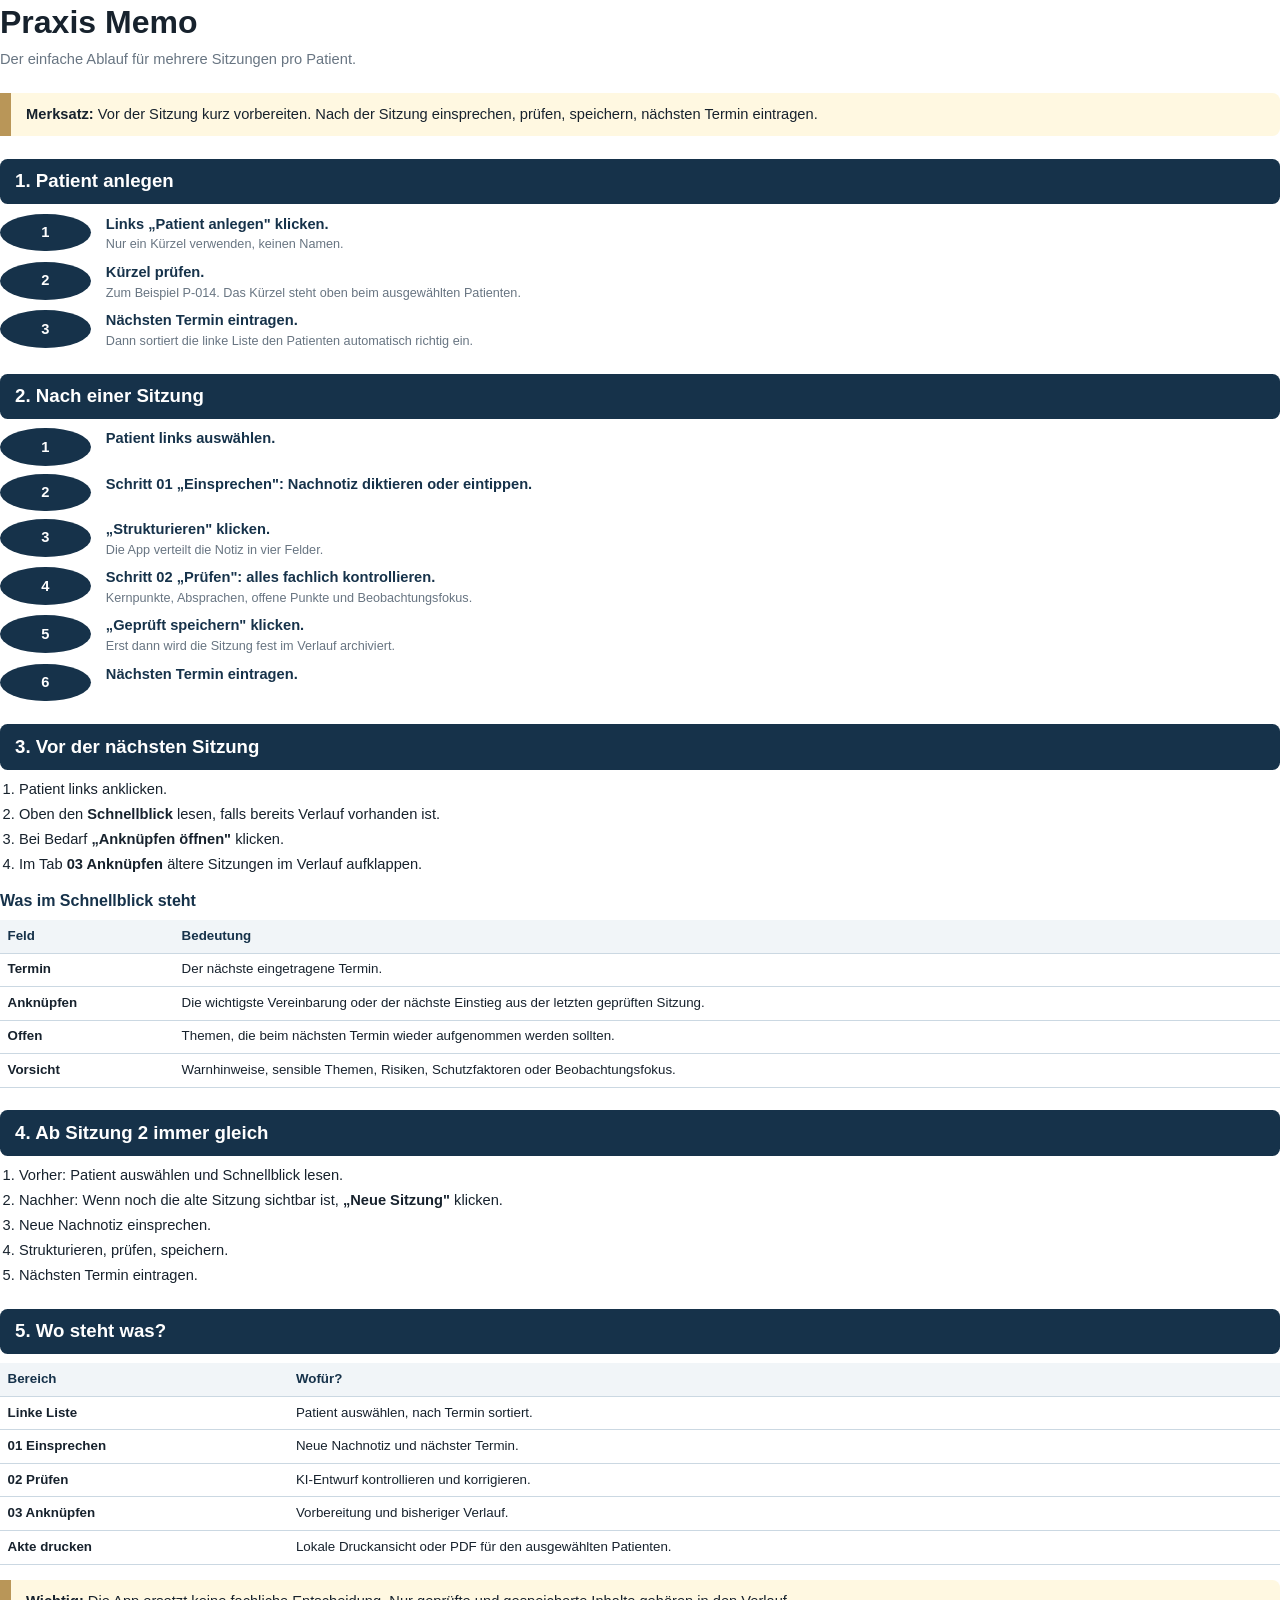
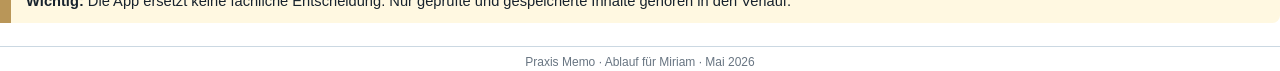
<file: docs/anleitung-miriam.html>
<!doctype html>
<html lang="de">
<head>
<meta charset="utf-8">
<title>Praxis Memo — Ablauf für Miriam</title>
<style>
  @page { size: A4; margin: 14mm; }
  * { box-sizing: border-box; }
  html, body { font-family: -apple-system, "Helvetica Neue", Helvetica, Arial, sans-serif; color: #17222d; line-height: 1.42; font-size: 11pt; margin: 0; padding: 0; }
  h1 { font-size: 24pt; margin: 0 0 1mm 0; }
  .sub { color: #687582; margin: 0 0 6mm 0; }
  h2 { font-size: 14pt; margin: 6mm 0 2.5mm; padding: 2.5mm 4mm; background: #16324a; color: white; border-radius: 2mm; page-break-after: avoid; }
  h3 { font-size: 12pt; margin: 4mm 0 1.5mm; color: #16324a; page-break-after: avoid; }
  p { margin: 0 0 2mm; }
  ol, ul { margin: 0 0 2mm 5mm; padding: 0; }
  li { margin-bottom: 1.1mm; }
  table { width: 100%; border-collapse: collapse; margin: 2mm 0 4mm; font-size: 10pt; }
  th, td { border-bottom: 0.4pt solid #cbd8e2; padding: 1.8mm 2mm; text-align: left; vertical-align: top; }
  th { background: #f1f5f8; color: #16324a; }
  .callout { background: #fff8e1; border-left: 3mm solid #b99658; padding: 3mm 4mm; margin: 3mm 0; border-radius: 0 2mm 2mm 0; }
  .grid { display: grid; grid-template-columns: 24mm 1fr; gap: 2mm 4mm; margin: 2mm 0; }
  .num { display: grid; height: 10mm; place-items: center; border-radius: 50%; background: #16324a; color: #fff; font-weight: 700; }
  .what b { color: #16324a; }
  .hint { display: block; color: #687582; font-size: 9.5pt; margin-top: 0.5mm; }
  footer { margin-top: 6mm; padding-top: 2mm; border-top: 0.4pt solid #cbd8e2; color: #687582; font-size: 9pt; text-align: center; }
</style>
</head>
<body>

<h1>Praxis Memo</h1>
<p class="sub">Der einfache Ablauf für mehrere Sitzungen pro Patient.</p>

<div class="callout">
  <b>Merksatz:</b> Vor der Sitzung kurz vorbereiten. Nach der Sitzung einsprechen, prüfen, speichern, nächsten Termin eintragen.
</div>

<h2>1. Patient anlegen</h2>
<div class="grid">
  <div class="num">1</div>
  <div class="what"><b>Links „Patient anlegen" klicken.</b><span class="hint">Nur ein Kürzel verwenden, keinen Namen.</span></div>
  <div class="num">2</div>
  <div class="what"><b>Kürzel prüfen.</b><span class="hint">Zum Beispiel P-014. Das Kürzel steht oben beim ausgewählten Patienten.</span></div>
  <div class="num">3</div>
  <div class="what"><b>Nächsten Termin eintragen.</b><span class="hint">Dann sortiert die linke Liste den Patienten automatisch richtig ein.</span></div>
</div>

<h2>2. Nach einer Sitzung</h2>
<div class="grid">
  <div class="num">1</div>
  <div class="what"><b>Patient links auswählen.</b></div>
  <div class="num">2</div>
  <div class="what"><b>Schritt 01 „Einsprechen": Nachnotiz diktieren oder eintippen.</b></div>
  <div class="num">3</div>
  <div class="what"><b>„Strukturieren" klicken.</b><span class="hint">Die App verteilt die Notiz in vier Felder.</span></div>
  <div class="num">4</div>
  <div class="what"><b>Schritt 02 „Prüfen": alles fachlich kontrollieren.</b><span class="hint">Kernpunkte, Absprachen, offene Punkte und Beobachtungsfokus.</span></div>
  <div class="num">5</div>
  <div class="what"><b>„Geprüft speichern" klicken.</b><span class="hint">Erst dann wird die Sitzung fest im Verlauf archiviert.</span></div>
  <div class="num">6</div>
  <div class="what"><b>Nächsten Termin eintragen.</b></div>
</div>

<h2>3. Vor der nächsten Sitzung</h2>
<ol>
  <li>Patient links anklicken.</li>
  <li>Oben den <b>Schnellblick</b> lesen, falls bereits Verlauf vorhanden ist.</li>
  <li>Bei Bedarf <b>„Anknüpfen öffnen"</b> klicken.</li>
  <li>Im Tab <b>03 Anknüpfen</b> ältere Sitzungen im Verlauf aufklappen.</li>
</ol>

<h3>Was im Schnellblick steht</h3>
<table>
  <tr><th>Feld</th><th>Bedeutung</th></tr>
  <tr><td><b>Termin</b></td><td>Der nächste eingetragene Termin.</td></tr>
  <tr><td><b>Anknüpfen</b></td><td>Die wichtigste Vereinbarung oder der nächste Einstieg aus der letzten geprüften Sitzung.</td></tr>
  <tr><td><b>Offen</b></td><td>Themen, die beim nächsten Termin wieder aufgenommen werden sollten.</td></tr>
  <tr><td><b>Vorsicht</b></td><td>Warnhinweise, sensible Themen, Risiken, Schutzfaktoren oder Beobachtungsfokus.</td></tr>
</table>

<h2>4. Ab Sitzung 2 immer gleich</h2>
<ol>
  <li>Vorher: Patient auswählen und Schnellblick lesen.</li>
  <li>Nachher: Wenn noch die alte Sitzung sichtbar ist, <b>„Neue Sitzung"</b> klicken.</li>
  <li>Neue Nachnotiz einsprechen.</li>
  <li>Strukturieren, prüfen, speichern.</li>
  <li>Nächsten Termin eintragen.</li>
</ol>

<h2>5. Wo steht was?</h2>
<table>
  <tr><th>Bereich</th><th>Wofür?</th></tr>
  <tr><td><b>Linke Liste</b></td><td>Patient auswählen, nach Termin sortiert.</td></tr>
  <tr><td><b>01 Einsprechen</b></td><td>Neue Nachnotiz und nächster Termin.</td></tr>
  <tr><td><b>02 Prüfen</b></td><td>KI-Entwurf kontrollieren und korrigieren.</td></tr>
  <tr><td><b>03 Anknüpfen</b></td><td>Vorbereitung und bisheriger Verlauf.</td></tr>
  <tr><td><b>Akte drucken</b></td><td>Lokale Druckansicht oder PDF für den ausgewählten Patienten.</td></tr>
</table>

<div class="callout">
  <b>Wichtig:</b> Die App ersetzt keine fachliche Entscheidung. Nur geprüfte und gespeicherte Inhalte gehören in den Verlauf.
</div>

<footer>Praxis Memo · Ablauf für Miriam · Mai 2026</footer>

</body>
</html>
</file>
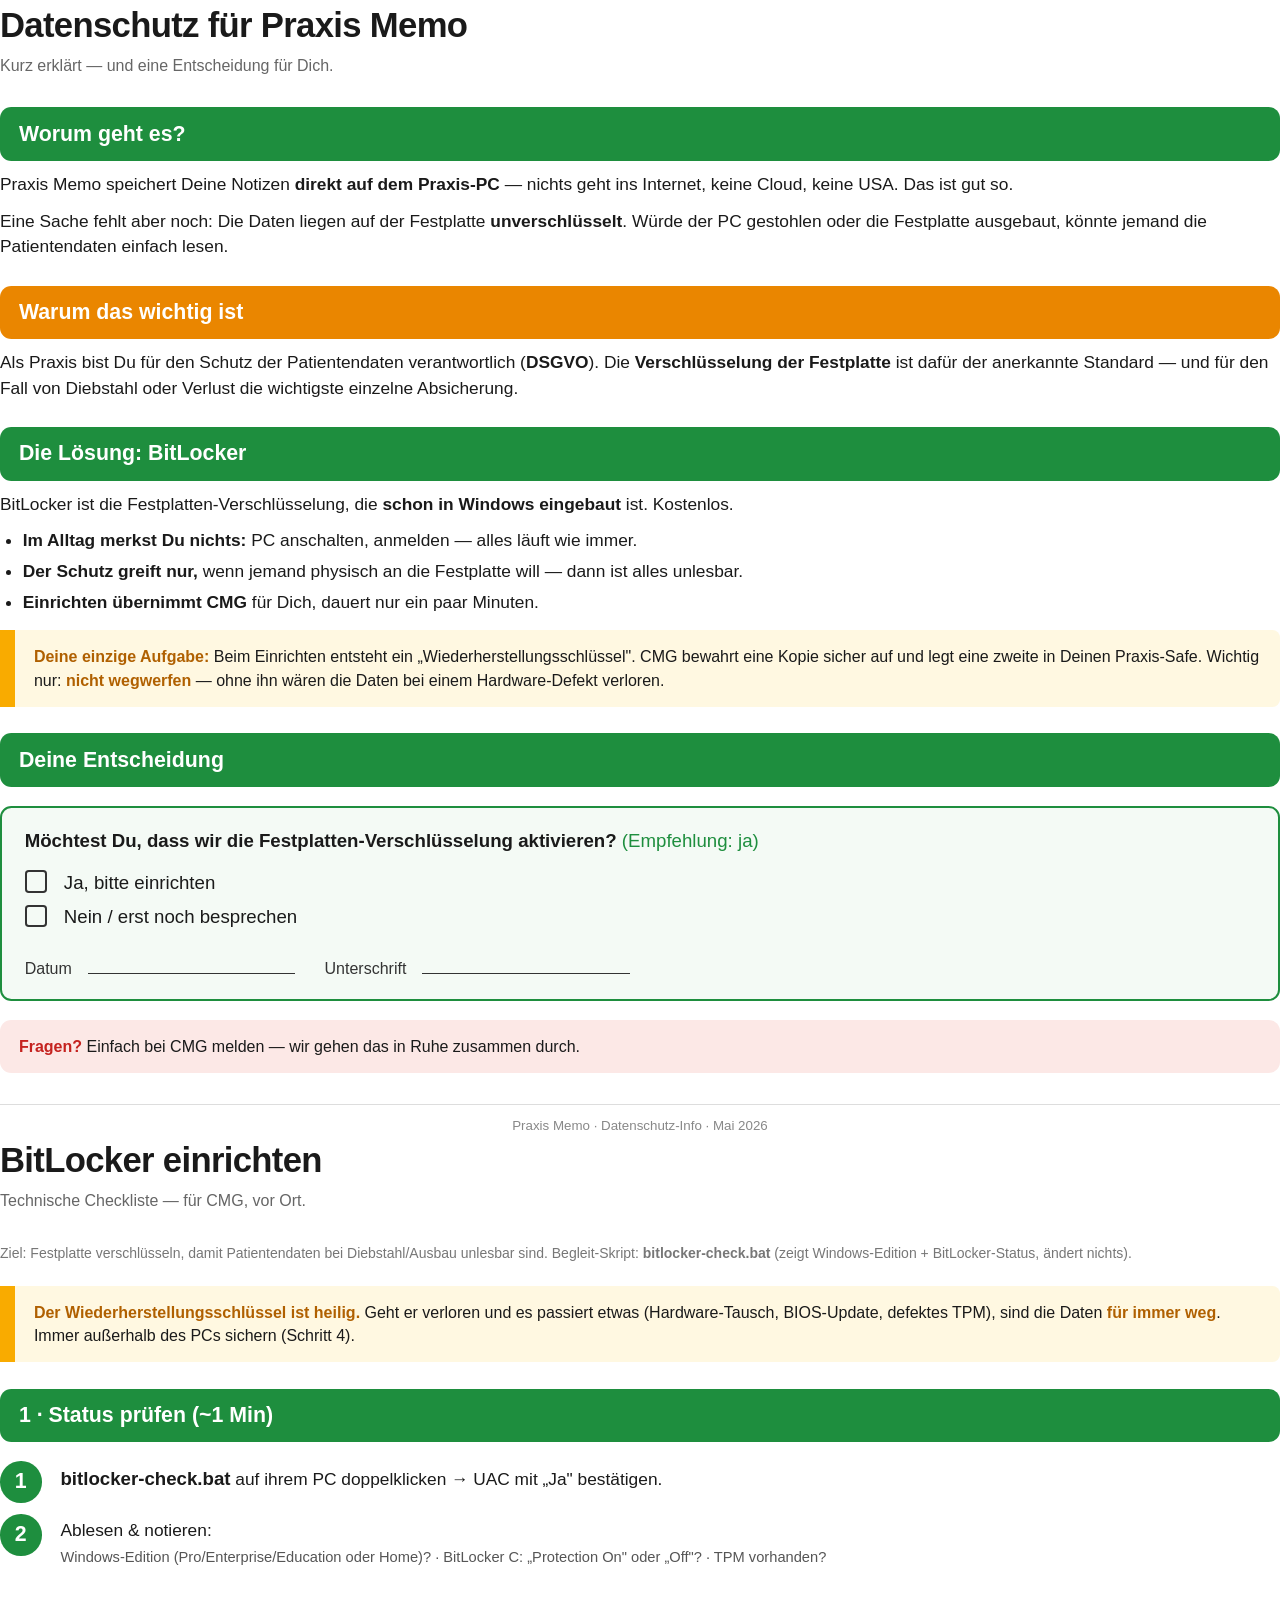
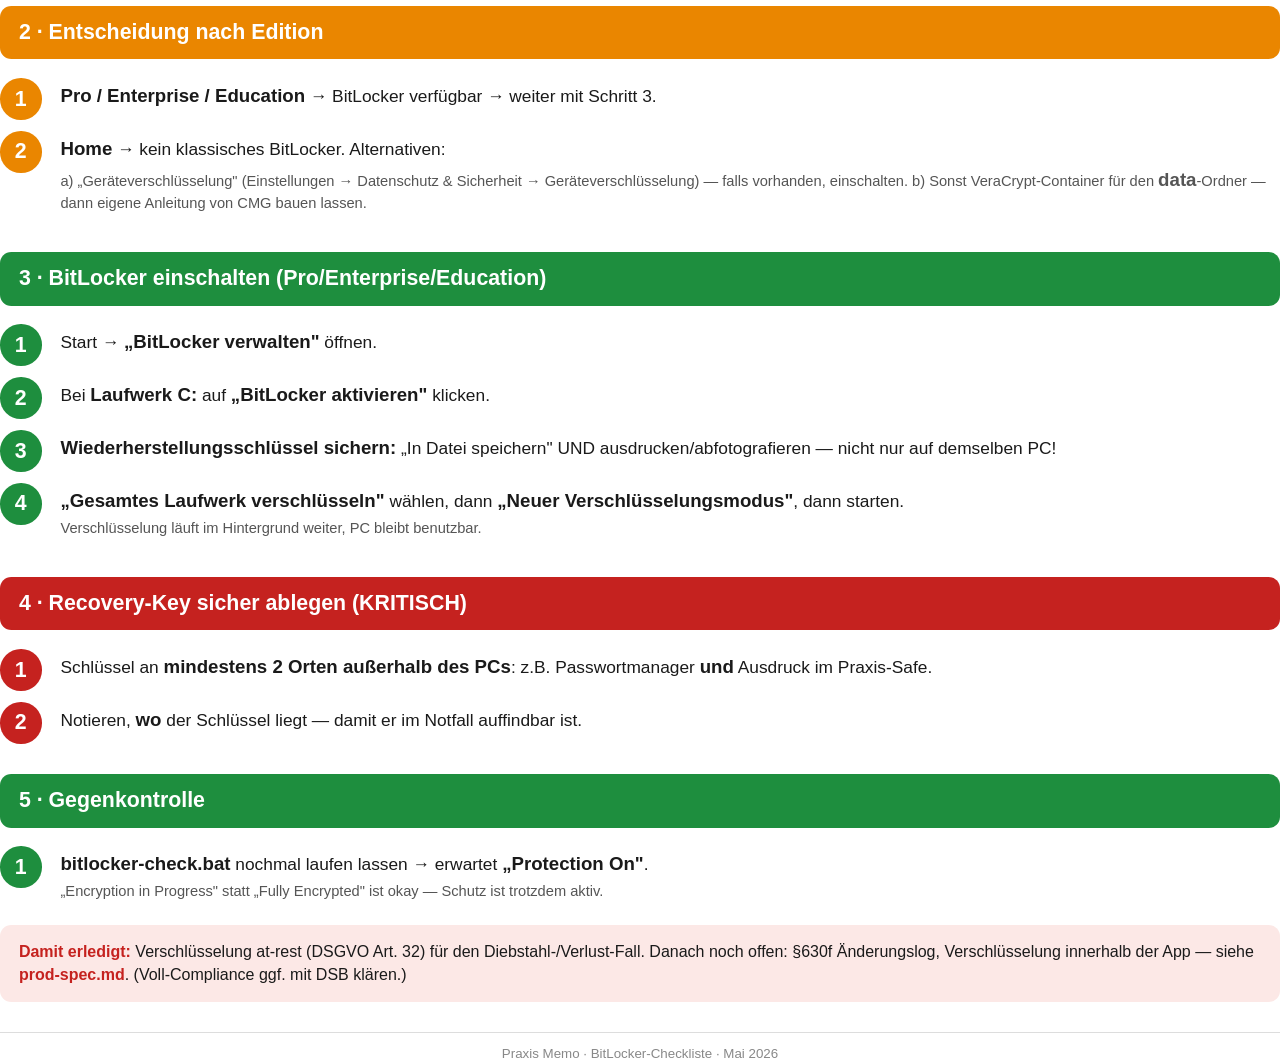
<file: docs/bitlocker-datenschutz.html>
<!doctype html>
<html lang="de">
<head>
<meta charset="utf-8">
<title>Praxis Memo — Datenschutz & BitLocker</title>
<style>
  @page { size: A4; margin: 16mm 16mm 16mm 16mm; }
  * { box-sizing: border-box; }
  html, body { font-family: -apple-system, "Helvetica Neue", Helvetica, Arial, sans-serif; color: #1a1a1a; line-height: 1.45; font-size: 13pt; margin: 0; padding: 0; }
  h1 { font-size: 26pt; margin: 0 0 1mm 0; letter-spacing: -0.5pt; }
  .sub { font-size: 12pt; color: #666; margin: 0 0 8mm 0; }
  h2 { font-size: 16pt; margin: 7mm 0 3mm 0; padding: 3mm 5mm; background: #1a73e8; color: #fff; border-radius: 3mm; page-break-after: avoid; }
  h2.green { background: #1e8e3e; }
  h2.orange { background: #ea8600; }
  h2.red { background: #c5221f; }
  p { margin: 0 0 3mm 0; }
  ul.plain { margin: 0 0 3mm 0; padding-left: 6mm; }
  ul.plain li { margin: 0 0 1.5mm 0; }
  ol.steps { list-style: none; counter-reset: s; padding: 0; margin: 0; }
  ol.steps li { counter-increment: s; position: relative; padding: 3mm 0 3mm 16mm; margin: 0; min-height: 14mm; }
  ol.steps li::before { content: counter(s); position: absolute; left: 0; top: 2mm; width: 11mm; height: 11mm; border-radius: 50%; background: #1a73e8; color: #fff; font-weight: 700; font-size: 16pt; display: flex; align-items: center; justify-content: center; }
  h2.green + ol.steps li::before { background: #1e8e3e; }
  h2.orange + ol.steps li::before { background: #ea8600; }
  h2.red + ol.steps li::before { background: #c5221f; }
  ol.steps li b { font-size: 14pt; }
  ol.steps li .hint { display: block; font-size: 11pt; color: #555; margin-top: 1mm; }
  .callout { background: #fff8e1; border-left: 4mm solid #f9ab00; padding: 4mm 5mm; margin: 4mm 0; border-radius: 0 2mm 2mm 0; font-size: 12pt; }
  .callout b { color: #b06000; }
  .help { background: #fce8e6; border-radius: 3mm; padding: 4mm 5mm; margin-top: 3mm; font-size: 12pt; }
  .help b { color: #c5221f; }
  .decision { border: 2px solid #1e8e3e; border-radius: 3mm; padding: 5mm 6mm; margin: 5mm 0; background: #f4faf5; }
  .decision .q { font-size: 14pt; font-weight: 700; margin-bottom: 4mm; }
  .opt { font-size: 14pt; margin: 2mm 0; }
  .box { display: inline-block; width: 6mm; height: 6mm; border: 1.5pt solid #333; border-radius: 1mm; margin-right: 3mm; vertical-align: -1mm; }
  .sign { margin-top: 7mm; font-size: 12pt; color: #333; }
  .sign .line { display: inline-block; border-bottom: 1pt solid #333; min-width: 55mm; margin: 0 3mm; }
  footer { margin-top: 8mm; padding-top: 3mm; border-top: 1px solid #ddd; font-size: 10pt; color: #888; text-align: center; }
  .page-break { page-break-before: always; }
  .for-cmg-note { font-size: 10.5pt; color: #777; margin: 1mm 0 6mm 0; }
</style>
</head>
<body>

<!-- ====================== TEIL 1: FÜR MIRIAM ====================== -->
<h1>Datenschutz für Praxis Memo</h1>
<p class="sub">Kurz erklärt — und eine Entscheidung für Dich.</p>

<h2 class="green">Worum geht es?</h2>
<p>Praxis Memo speichert Deine Notizen <b>direkt auf dem Praxis-PC</b> — nichts geht ins Internet, keine Cloud, keine USA. Das ist gut so.</p>
<p>Eine Sache fehlt aber noch: Die Daten liegen auf der Festplatte <b>unverschlüsselt</b>. Würde der PC gestohlen oder die Festplatte ausgebaut, könnte jemand die Patientendaten einfach lesen.</p>

<h2 class="orange">Warum das wichtig ist</h2>
<p>Als Praxis bist Du für den Schutz der Patientendaten verantwortlich (<b>DSGVO</b>). Die <b>Verschlüsselung der Festplatte</b> ist dafür der anerkannte Standard — und für den Fall von Diebstahl oder Verlust die wichtigste einzelne Absicherung.</p>

<h2 class="green">Die Lösung: BitLocker</h2>
<p>BitLocker ist die Festplatten-Verschlüsselung, die <b>schon in Windows eingebaut</b> ist. Kostenlos.</p>
<ul class="plain">
  <li><b>Im Alltag merkst Du nichts:</b> PC anschalten, anmelden — alles läuft wie immer.</li>
  <li><b>Der Schutz greift nur,</b> wenn jemand physisch an die Festplatte will — dann ist alles unlesbar.</li>
  <li><b>Einrichten übernimmt CMG</b> für Dich, dauert nur ein paar Minuten.</li>
</ul>

<div class="callout">
  <b>Deine einzige Aufgabe:</b> Beim Einrichten entsteht ein „Wiederherstellungsschlüssel". CMG bewahrt eine Kopie sicher auf und legt eine zweite in Deinen Praxis-Safe. Wichtig nur: <b>nicht wegwerfen</b> — ohne ihn wären die Daten bei einem Hardware-Defekt verloren.
</div>

<h2 class="green">Deine Entscheidung</h2>
<div class="decision">
  <div class="q">Möchtest Du, dass wir die Festplatten-Verschlüsselung aktivieren? <span style="font-weight:400;color:#1e8e3e;">(Empfehlung: ja)</span></div>
  <div class="opt"><span class="box"></span> Ja, bitte einrichten</div>
  <div class="opt"><span class="box"></span> Nein / erst noch besprechen</div>
  <div class="sign">
    Datum <span class="line"></span> &nbsp;&nbsp; Unterschrift <span class="line"></span>
  </div>
</div>

<div class="help">
  <b>Fragen?</b> Einfach bei CMG melden — wir gehen das in Ruhe zusammen durch.
</div>

<footer>Praxis Memo · Datenschutz-Info · Mai 2026</footer>

<!-- ====================== TEIL 2: FÜR CMG ====================== -->
<div class="page-break"></div>
<h1>BitLocker einrichten</h1>
<p class="sub">Technische Checkliste — für CMG, vor Ort.</p>
<p class="for-cmg-note">Ziel: Festplatte verschlüsseln, damit Patientendaten bei Diebstahl/Ausbau unlesbar sind. Begleit-Skript: <b>bitlocker-check.bat</b> (zeigt Windows-Edition + BitLocker-Status, ändert nichts).</p>

<div class="callout">
  <b>Der Wiederherstellungsschlüssel ist heilig.</b> Geht er verloren und es passiert etwas (Hardware-Tausch, BIOS-Update, defektes TPM), sind die Daten <b>für immer weg</b>. Immer außerhalb des PCs sichern (Schritt 4).
</div>

<h2 class="green">1 · Status prüfen (~1 Min)</h2>
<ol class="steps">
  <li><b>bitlocker-check.bat</b> auf ihrem PC doppelklicken → UAC mit „Ja" bestätigen.</li>
  <li>Ablesen &amp; notieren:
    <span class="hint">Windows-Edition (Pro/Enterprise/Education oder Home)? · BitLocker C: „Protection On" oder „Off"? · TPM vorhanden?</span></li>
</ol>

<h2 class="orange">2 · Entscheidung nach Edition</h2>
<ol class="steps">
  <li><b>Pro / Enterprise / Education</b> → BitLocker verfügbar → weiter mit Schritt 3.</li>
  <li><b>Home</b> → kein klassisches BitLocker. Alternativen:
    <span class="hint">a) „Geräteverschlüsselung" (Einstellungen → Datenschutz &amp; Sicherheit → Geräteverschlüsselung) — falls vorhanden, einschalten. b) Sonst VeraCrypt-Container für den <b>data</b>-Ordner — dann eigene Anleitung von CMG bauen lassen.</span></li>
</ol>

<h2 class="green">3 · BitLocker einschalten (Pro/Enterprise/Education)</h2>
<ol class="steps">
  <li>Start → <b>„BitLocker verwalten"</b> öffnen.</li>
  <li>Bei <b>Laufwerk C:</b> auf <b>„BitLocker aktivieren"</b> klicken.</li>
  <li><b>Wiederherstellungsschlüssel sichern:</b> „In Datei speichern" UND ausdrucken/abfotografieren — nicht nur auf demselben PC!</li>
  <li><b>„Gesamtes Laufwerk verschlüsseln"</b> wählen, dann <b>„Neuer Verschlüsselungsmodus"</b>, dann starten.
    <span class="hint">Verschlüsselung läuft im Hintergrund weiter, PC bleibt benutzbar.</span></li>
</ol>

<h2 class="red">4 · Recovery-Key sicher ablegen (KRITISCH)</h2>
<ol class="steps">
  <li>Schlüssel an <b>mindestens 2 Orten außerhalb des PCs</b>: z.B. Passwortmanager <b>und</b> Ausdruck im Praxis-Safe.</li>
  <li>Notieren, <b>wo</b> der Schlüssel liegt — damit er im Notfall auffindbar ist.</li>
</ol>

<h2 class="green">5 · Gegenkontrolle</h2>
<ol class="steps">
  <li><b>bitlocker-check.bat</b> nochmal laufen lassen → erwartet <b>„Protection On"</b>.
    <span class="hint">„Encryption in Progress" statt „Fully Encrypted" ist okay — Schutz ist trotzdem aktiv.</span></li>
</ol>

<div class="help">
  <b>Damit erledigt:</b> Verschlüsselung at-rest (DSGVO Art. 32) für den Diebstahl-/Verlust-Fall. Danach noch offen: §630f Änderungslog, Verschlüsselung innerhalb der App — siehe <b>prod-spec.md</b>. (Voll-Compliance ggf. mit DSB klären.)
</div>

<footer>Praxis Memo · BitLocker-Checkliste · Mai 2026</footer>

</body>
</html>
</file>
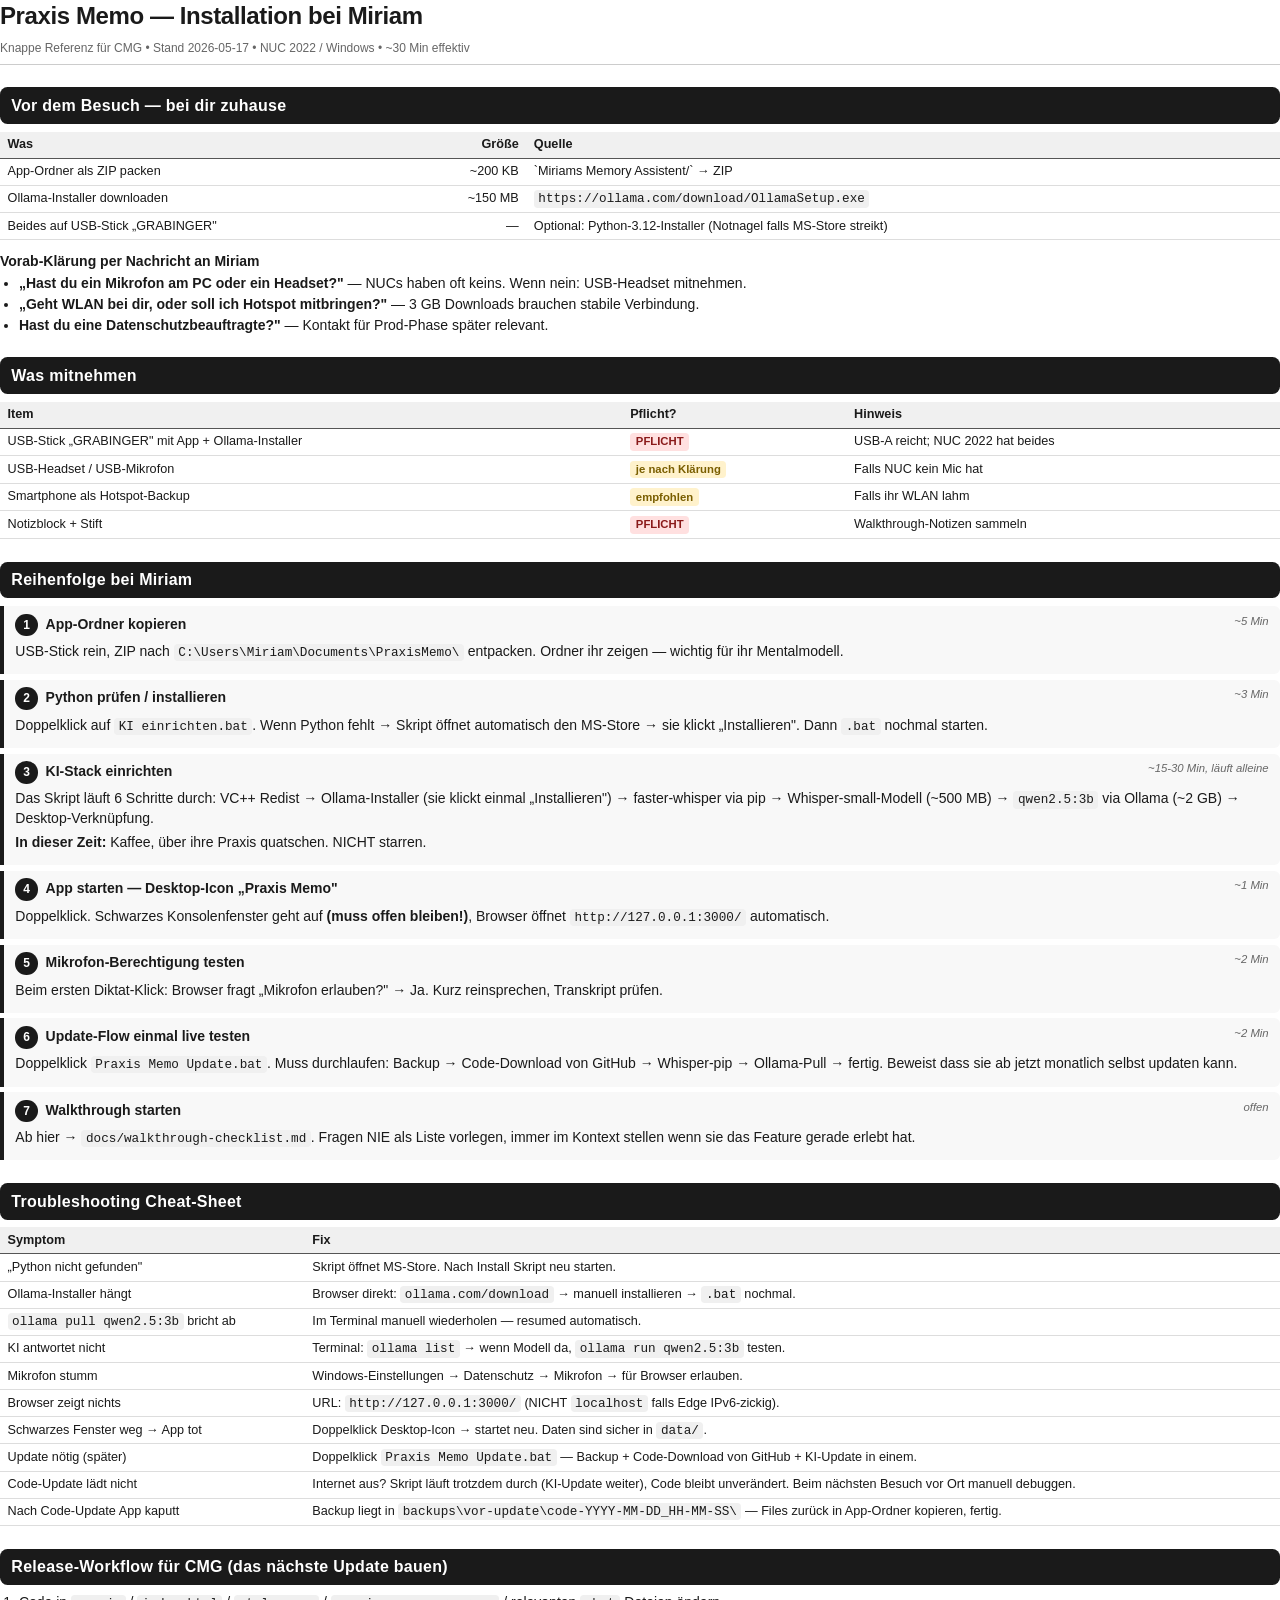
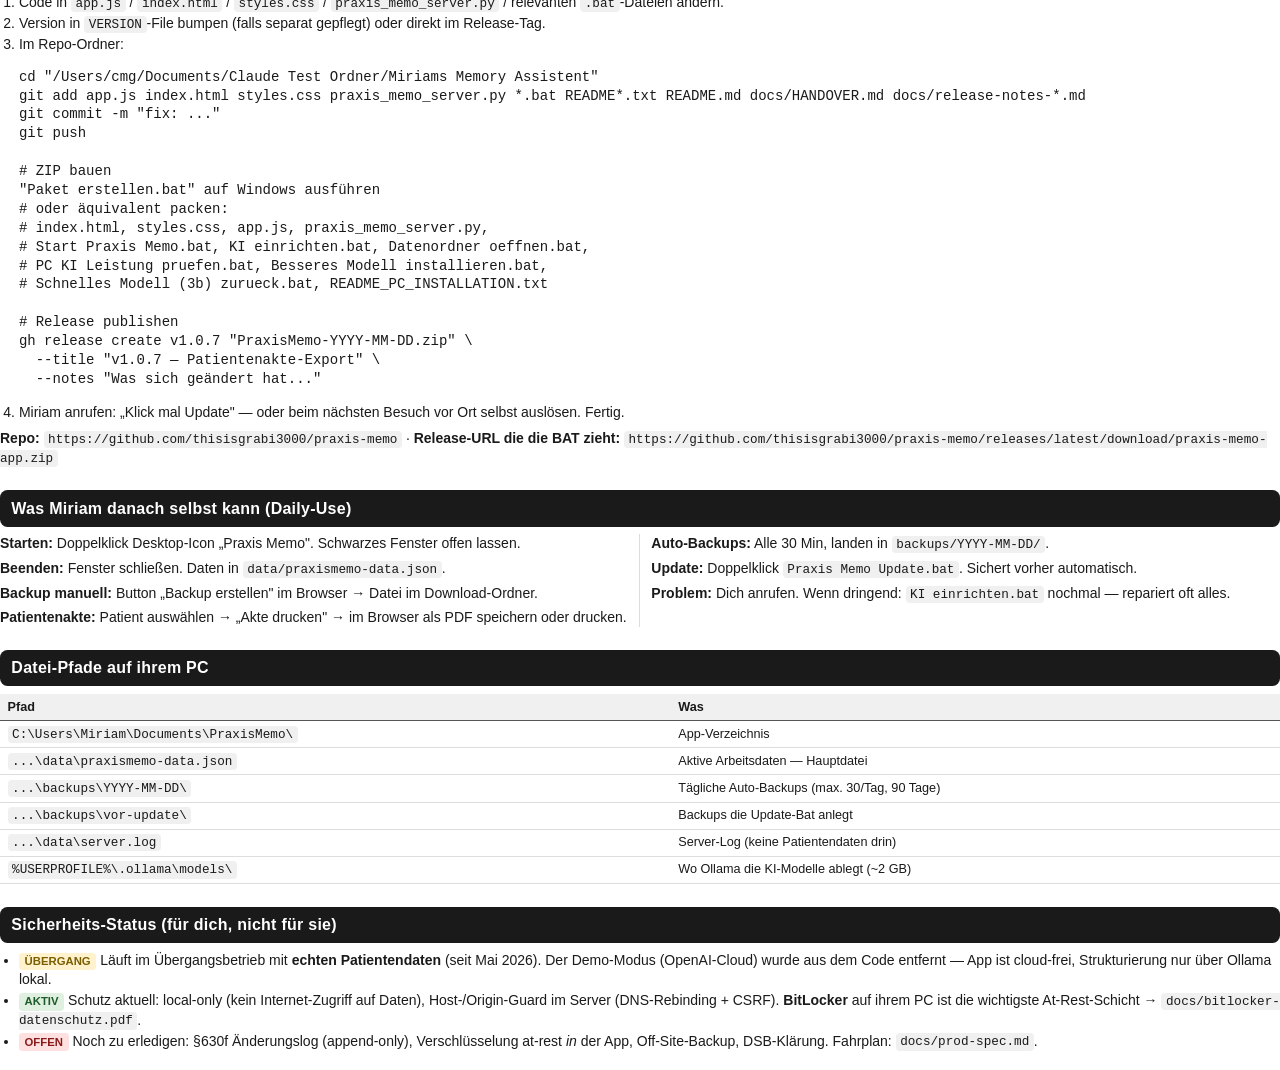
<file: docs/installation-guide.html>
<!doctype html>
<html lang="de">
<head>
<meta charset="utf-8">
<title>Praxis Memo — Installations-Anleitung für CMG</title>
<style>
  @page { size: A4; margin: 14mm 14mm 14mm 14mm; }
  * { box-sizing: border-box; }
  html, body { font-family: -apple-system, "Helvetica Neue", Helvetica, Arial, sans-serif; color: #1a1a1a; line-height: 1.35; font-size: 10.5pt; margin: 0; padding: 0; }
  h1 { font-size: 18pt; margin: 0 0 2mm 0; letter-spacing: -0.3pt; }
  h2 { font-size: 12pt; margin: 6mm 0 2mm 0; padding: 2mm 3mm; background: #1a1a1a; color: #fff; border-radius: 2mm; letter-spacing: 0.2pt; page-break-after: avoid; }
  h3 { font-size: 10.5pt; margin: 3mm 0 1mm 0; color: #1a1a1a; page-break-after: avoid; }
  p { margin: 0 0 1.5mm 0; }
  ul, ol { margin: 0 0 2mm 5mm; padding: 0; }
  li { margin-bottom: 0.5mm; }
  table { width: 100%; border-collapse: collapse; margin: 1mm 0 3mm 0; font-size: 9.5pt; }
  th { background: #f0f0f0; text-align: left; padding: 1.2mm 2mm; border-bottom: 0.4pt solid #555; font-weight: 600; }
  td { padding: 1.2mm 2mm; border-bottom: 0.3pt solid #ddd; vertical-align: top; }
  td.size, th.size { text-align: right; white-space: nowrap; width: 18mm; }
  code, kbd { font-family: "SF Mono", Menlo, Consolas, monospace; font-size: 9.5pt; background: #f0f0f0; padding: 0.3mm 1.2mm; border-radius: 1mm; }
  .meta { color: #666; font-size: 9pt; margin-bottom: 4mm; border-bottom: 0.3pt solid #ccc; padding-bottom: 2mm; }
  .badge { display: inline-block; font-size: 8.5pt; padding: 0.3mm 1.5mm; border-radius: 1mm; font-weight: 600; }
  .ok { background: #e0f0e0; color: #1d5b2a; }
  .warn { background: #fff2cc; color: #7a5e00; }
  .crit { background: #ffe0e0; color: #8a1a1a; }
  .col2 { column-count: 2; column-gap: 6mm; column-rule: 0.3pt solid #ddd; }
  .step { background: #f8f8f8; border-left: 1.2mm solid #1a1a1a; padding: 2mm 3mm; margin: 1.5mm 0; border-radius: 0 1.5mm 1.5mm 0; page-break-inside: avoid; }
  .step-num { display: inline-block; background: #1a1a1a; color: #fff; font-weight: 700; width: 6mm; height: 6mm; border-radius: 50%; text-align: center; line-height: 6mm; margin-right: 2mm; font-size: 9pt; }
  .step strong { font-size: 10.5pt; }
  .step-time { float: right; color: #666; font-size: 8.5pt; font-style: italic; }
  .pageBreak { page-break-before: always; }
  .nowrap { white-space: nowrap; }
</style>
</head>
<body>

<h1>Praxis Memo — Installation bei Miriam</h1>
<p class="meta">Knappe Referenz für CMG • Stand 2026-05-17 • NUC 2022 / Windows • <span class="nowrap">~30 Min effektiv</span></p>

<h2>Vor dem Besuch — bei dir zuhause</h2>

<table>
  <tr><th>Was</th><th class="size">Größe</th><th>Quelle</th></tr>
  <tr><td>App-Ordner als ZIP packen</td><td class="size">~200 KB</td><td>`Miriams Memory Assistent/` → ZIP</td></tr>
  <tr><td>Ollama-Installer downloaden</td><td class="size">~150 MB</td><td><code>https://ollama.com/download/OllamaSetup.exe</code></td></tr>
  <tr><td>Beides auf USB-Stick „GRABINGER"</td><td class="size">—</td><td>Optional: Python-3.12-Installer (Notnagel falls MS-Store streikt)</td></tr>
</table>

<h3>Vorab-Klärung per Nachricht an Miriam</h3>
<ul>
  <li><strong>„Hast du ein Mikrofon am PC oder ein Headset?"</strong> — NUCs haben oft keins. Wenn nein: USB-Headset mitnehmen.</li>
  <li><strong>„Geht WLAN bei dir, oder soll ich Hotspot mitbringen?"</strong> — 3 GB Downloads brauchen stabile Verbindung.</li>
  <li><strong>Hast du eine Datenschutzbeauftragte?"</strong> — Kontakt für Prod-Phase später relevant.</li>
</ul>

<h2>Was mitnehmen</h2>

<table>
  <tr><th>Item</th><th>Pflicht?</th><th>Hinweis</th></tr>
  <tr><td>USB-Stick „GRABINGER" mit App + Ollama-Installer</td><td><span class="badge crit">PFLICHT</span></td><td>USB-A reicht; NUC 2022 hat beides</td></tr>
  <tr><td>USB-Headset / USB-Mikrofon</td><td><span class="badge warn">je nach Klärung</span></td><td>Falls NUC kein Mic hat</td></tr>
  <tr><td>Smartphone als Hotspot-Backup</td><td><span class="badge warn">empfohlen</span></td><td>Falls ihr WLAN lahm</td></tr>
  <tr><td>Notizblock + Stift</td><td><span class="badge crit">PFLICHT</span></td><td>Walkthrough-Notizen sammeln</td></tr>
</table>

<h2>Reihenfolge bei Miriam</h2>

<div class="step">
  <span class="step-time">~5 Min</span>
  <p><span class="step-num">1</span><strong>App-Ordner kopieren</strong></p>
  <p>USB-Stick rein, ZIP nach <code>C:\Users\Miriam\Documents\PraxisMemo\</code> entpacken. Ordner ihr zeigen — wichtig für ihr Mentalmodell.</p>
</div>

<div class="step">
  <span class="step-time">~3 Min</span>
  <p><span class="step-num">2</span><strong>Python prüfen / installieren</strong></p>
  <p>Doppelklick auf <code>KI einrichten.bat</code>. Wenn Python fehlt → Skript öffnet automatisch den MS-Store → sie klickt „Installieren". Dann <code>.bat</code> nochmal starten.</p>
</div>

<div class="step">
  <span class="step-time">~15-30 Min, läuft alleine</span>
  <p><span class="step-num">3</span><strong>KI-Stack einrichten</strong></p>
  <p>Das Skript läuft 6 Schritte durch: VC++ Redist → Ollama-Installer (sie klickt einmal „Installieren") → faster-whisper via pip → Whisper-small-Modell <span class="nowrap">(~500 MB)</span> → <code>qwen2.5:3b</code> via Ollama <span class="nowrap">(~2 GB)</span> → Desktop-Verknüpfung.</p>
  <p><strong>In dieser Zeit:</strong> Kaffee, über ihre Praxis quatschen. NICHT starren.</p>
</div>

<div class="step">
  <span class="step-time">~1 Min</span>
  <p><span class="step-num">4</span><strong>App starten — Desktop-Icon „Praxis Memo"</strong></p>
  <p>Doppelklick. Schwarzes Konsolenfenster geht auf <strong>(muss offen bleiben!)</strong>, Browser öffnet <code>http://127.0.0.1:3000/</code> automatisch.</p>
</div>

<div class="step">
  <span class="step-time">~2 Min</span>
  <p><span class="step-num">5</span><strong>Mikrofon-Berechtigung testen</strong></p>
  <p>Beim ersten Diktat-Klick: Browser fragt „Mikrofon erlauben?" → Ja. Kurz reinsprechen, Transkript prüfen.</p>
</div>

<div class="step">
  <span class="step-time">~2 Min</span>
  <p><span class="step-num">6</span><strong>Update-Flow einmal live testen</strong></p>
  <p>Doppelklick <code>Praxis Memo Update.bat</code>. Muss durchlaufen: Backup → Code-Download von GitHub → Whisper-pip → Ollama-Pull → fertig. Beweist dass sie ab jetzt monatlich selbst updaten kann.</p>
</div>

<div class="step">
  <span class="step-time">offen</span>
  <p><span class="step-num">7</span><strong>Walkthrough starten</strong></p>
  <p>Ab hier → <code>docs/walkthrough-checklist.md</code>. Fragen NIE als Liste vorlegen, immer im Kontext stellen wenn sie das Feature gerade erlebt hat.</p>
</div>

<div class="pageBreak"></div>

<h2>Troubleshooting Cheat-Sheet</h2>

<table>
  <tr><th>Symptom</th><th>Fix</th></tr>
  <tr><td>„Python nicht gefunden"</td><td>Skript öffnet MS-Store. Nach Install Skript neu starten.</td></tr>
  <tr><td>Ollama-Installer hängt</td><td>Browser direkt: <code>ollama.com/download</code> → manuell installieren → <code>.bat</code> nochmal.</td></tr>
  <tr><td><code>ollama pull qwen2.5:3b</code> bricht ab</td><td>Im Terminal manuell wiederholen — resumed automatisch.</td></tr>
  <tr><td>KI antwortet nicht</td><td>Terminal: <code>ollama list</code> → wenn Modell da, <code>ollama run qwen2.5:3b</code> testen.</td></tr>
  <tr><td>Mikrofon stumm</td><td>Windows-Einstellungen → Datenschutz → Mikrofon → für Browser erlauben.</td></tr>
  <tr><td>Browser zeigt nichts</td><td>URL: <code>http://127.0.0.1:3000/</code> (NICHT <code>localhost</code> falls Edge IPv6-zickig).</td></tr>
  <tr><td>Schwarzes Fenster weg → App tot</td><td>Doppelklick Desktop-Icon → startet neu. Daten sind sicher in <code>data/</code>.</td></tr>
  <tr><td>Update nötig (später)</td><td>Doppelklick <code>Praxis Memo Update.bat</code> — Backup + Code-Download von GitHub + KI-Update in einem.</td></tr>
  <tr><td>Code-Update lädt nicht</td><td>Internet aus? Skript läuft trotzdem durch (KI-Update weiter), Code bleibt unverändert. Beim nächsten Besuch vor Ort manuell debuggen.</td></tr>
  <tr><td>Nach Code-Update App kaputt</td><td>Backup liegt in <code>backups\vor-update\code-YYYY-MM-DD_HH-MM-SS\</code> — Files zurück in App-Ordner kopieren, fertig.</td></tr>
</table>

<h2>Release-Workflow für CMG (das nächste Update bauen)</h2>

<ol>
  <li>Code in <code>app.js</code> / <code>index.html</code> / <code>styles.css</code> / <code>praxis_memo_server.py</code> / relevanten <code>.bat</code>-Dateien ändern.</li>
  <li>Version in <code>VERSION</code>-File bumpen (falls separat gepflegt) oder direkt im Release-Tag.</li>
  <li>Im Repo-Ordner:
    <pre>cd "/Users/cmg/Documents/Claude Test Ordner/Miriams Memory Assistent"
git add app.js index.html styles.css praxis_memo_server.py *.bat README*.txt README.md docs/HANDOVER.md docs/release-notes-*.md
git commit -m "fix: ..."
git push

# ZIP bauen
"Paket erstellen.bat" auf Windows ausführen
# oder äquivalent packen:
# index.html, styles.css, app.js, praxis_memo_server.py,
# Start Praxis Memo.bat, KI einrichten.bat, Datenordner oeffnen.bat,
# PC KI Leistung pruefen.bat, Besseres Modell installieren.bat,
# Schnelles Modell (3b) zurueck.bat, README_PC_INSTALLATION.txt

# Release publishen
gh release create v1.0.7 "PraxisMemo-YYYY-MM-DD.zip" \
  --title "v1.0.7 — Patientenakte-Export" \
  --notes "Was sich geändert hat..."</pre>
  </li>
  <li>Miriam anrufen: „Klick mal Update" — oder beim nächsten Besuch vor Ort selbst auslösen. Fertig.</li>
</ol>

<p><strong>Repo:</strong> <code>https://github.com/thisisgrabi3000/praxis-memo</code> · <strong>Release-URL die die BAT zieht:</strong> <code>https://github.com/thisisgrabi3000/praxis-memo/releases/latest/download/praxis-memo-app.zip</code></p>

<h2>Was Miriam danach selbst kann (Daily-Use)</h2>

<div class="col2">
  <p><strong>Starten:</strong> Doppelklick Desktop-Icon „Praxis Memo". Schwarzes Fenster offen lassen.</p>
  <p><strong>Beenden:</strong> Fenster schließen. Daten in <code>data/praxismemo-data.json</code>.</p>
  <p><strong>Backup manuell:</strong> Button „Backup erstellen" im Browser → Datei im Download-Ordner.</p>
  <p><strong>Patientenakte:</strong> Patient auswählen → „Akte drucken" → im Browser als PDF speichern oder drucken.</p>
  <p><strong>Auto-Backups:</strong> Alle 30 Min, landen in <code>backups/YYYY-MM-DD/</code>.</p>
  <p><strong>Update:</strong> Doppelklick <code>Praxis Memo Update.bat</code>. Sichert vorher automatisch.</p>
  <p><strong>Problem:</strong> Dich anrufen. Wenn dringend: <code>KI einrichten.bat</code> nochmal — repariert oft alles.</p>
</div>

<h2>Datei-Pfade auf ihrem PC</h2>

<table>
  <tr><th>Pfad</th><th>Was</th></tr>
  <tr><td><code>C:\Users\Miriam\Documents\PraxisMemo\</code></td><td>App-Verzeichnis</td></tr>
  <tr><td><code>...\data\praxismemo-data.json</code></td><td>Aktive Arbeitsdaten — Hauptdatei</td></tr>
  <tr><td><code>...\backups\YYYY-MM-DD\</code></td><td>Tägliche Auto-Backups (max. 30/Tag, 90 Tage)</td></tr>
  <tr><td><code>...\backups\vor-update\</code></td><td>Backups die Update-Bat anlegt</td></tr>
  <tr><td><code>...\data\server.log</code></td><td>Server-Log (keine Patientendaten drin)</td></tr>
  <tr><td><code>%USERPROFILE%\.ollama\models\</code></td><td>Wo Ollama die KI-Modelle ablegt (~2 GB)</td></tr>
</table>

<h2>Sicherheits-Status (für dich, nicht für sie)</h2>

<ul>
  <li><span class="badge warn">ÜBERGANG</span> Läuft im Übergangsbetrieb mit <strong>echten Patientendaten</strong> (seit Mai 2026). Der Demo-Modus (OpenAI-Cloud) wurde aus dem Code entfernt — App ist cloud-frei, Strukturierung nur über Ollama lokal.</li>
  <li><span class="badge ok">AKTIV</span> Schutz aktuell: local-only (kein Internet-Zugriff auf Daten), Host-/Origin-Guard im Server (DNS-Rebinding + CSRF). <strong>BitLocker</strong> auf ihrem PC ist die wichtigste At-Rest-Schicht → <code>docs/bitlocker-datenschutz.pdf</code>.</li>
  <li><span class="badge crit">OFFEN</span> Noch zu erledigen: §630f Änderungslog (append-only), Verschlüsselung at-rest <em>in</em> der App, Off-Site-Backup, DSB-Klärung. Fahrplan: <code>docs/prod-spec.md</code>.</li>
</ul>

</body>
</html>
</file>
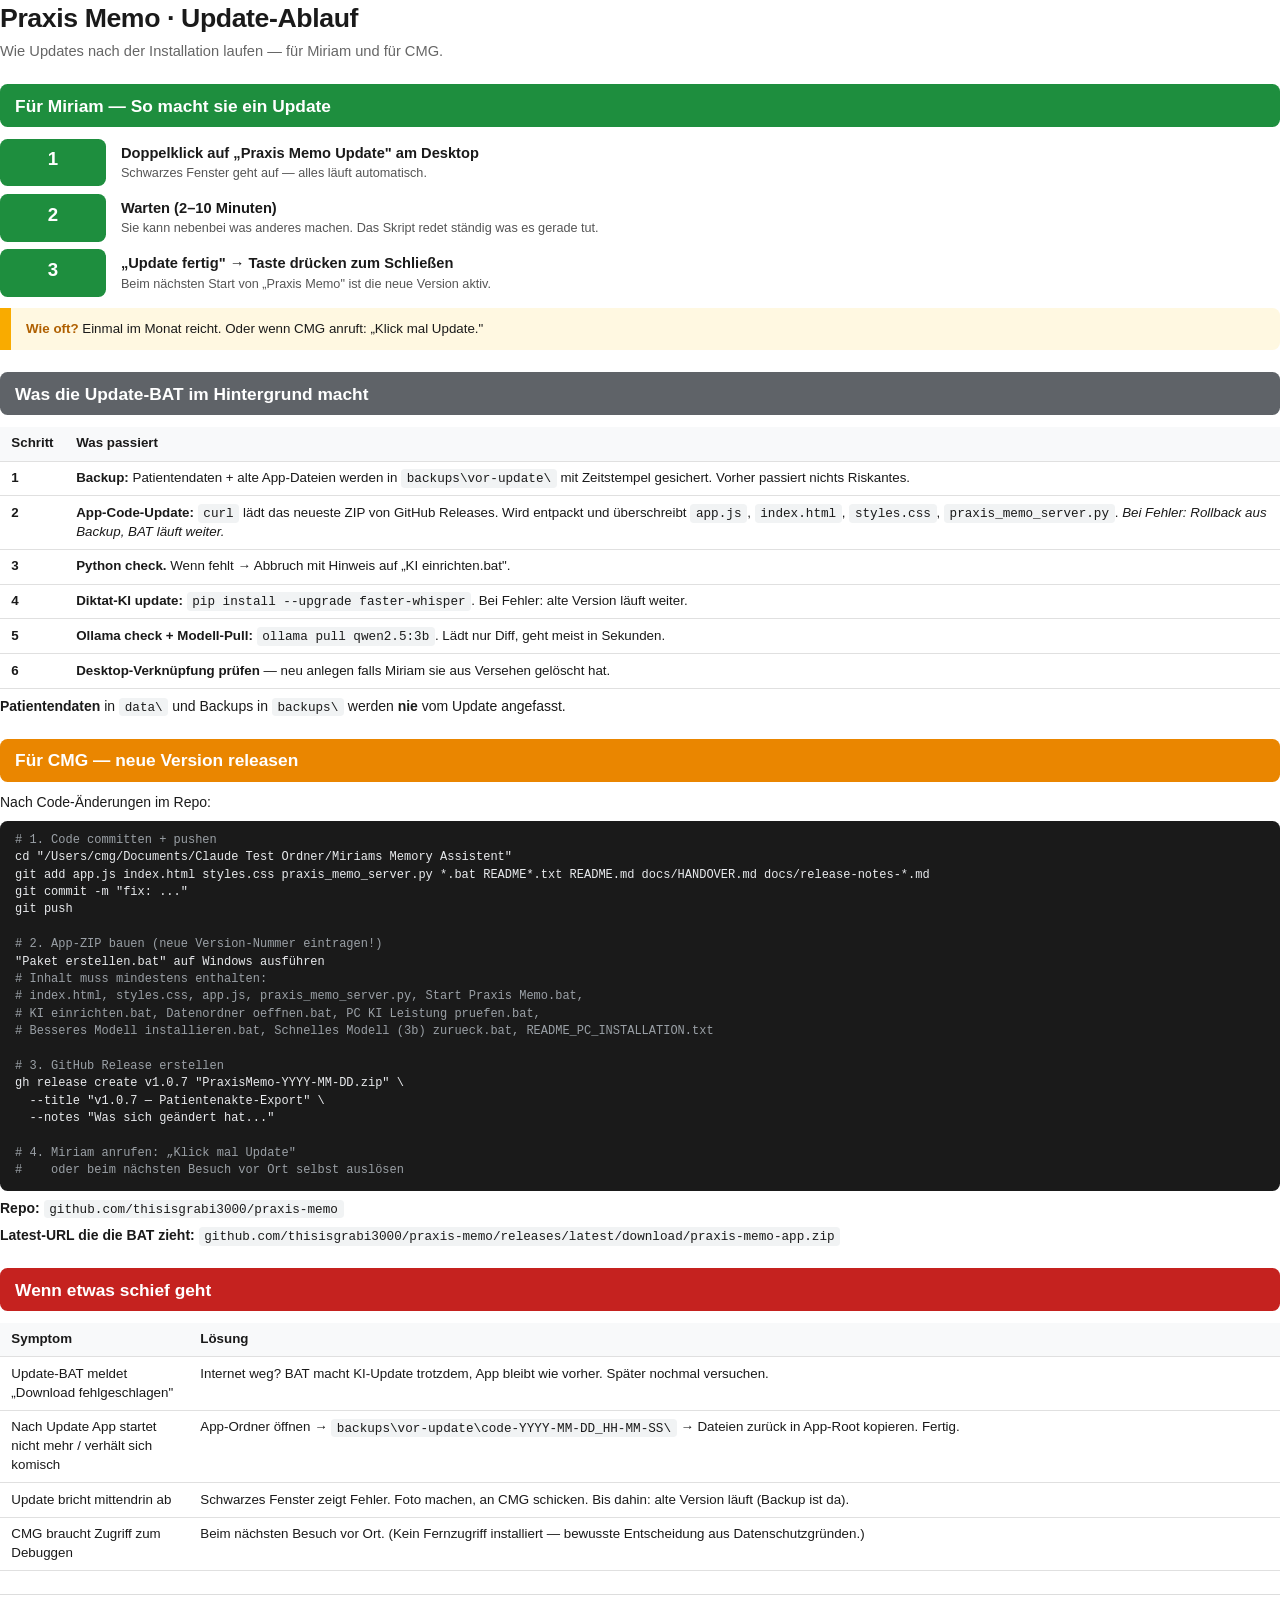
<file: docs/update-anleitung.html>
<!doctype html>
<html lang="de">
<head>
<meta charset="utf-8">
<title>Praxis Memo — Update-Ablauf</title>
<style>
  @page { size: A4; margin: 14mm 14mm 14mm 14mm; }
  * { box-sizing: border-box; }
  html, body { font-family: -apple-system, "Helvetica Neue", Helvetica, Arial, sans-serif; color: #1a1a1a; line-height: 1.4; font-size: 10.5pt; margin: 0; padding: 0; }
  h1 { font-size: 20pt; margin: 0 0 1mm 0; letter-spacing: -0.3pt; }
  .sub { font-size: 11pt; color: #666; margin: 0 0 6mm 0; }
  h2 { font-size: 13pt; margin: 6mm 0 3mm 0; padding: 2.5mm 4mm; background: #1a73e8; color: #fff; border-radius: 2mm; page-break-after: avoid; }
  h2.green { background: #1e8e3e; }
  h2.orange { background: #ea8600; }
  h2.red { background: #c5221f; }
  h2.gray { background: #5f6368; }
  ol, ul { margin: 0 0 2mm 5mm; padding: 0; }
  li { margin-bottom: 1.2mm; }
  p { margin: 0 0 2mm 0; }
  code { font-family: "SF Mono", Menlo, Consolas, monospace; font-size: 9.5pt; background: #f1f3f4; padding: 0.5mm 1.5mm; border-radius: 1mm; }
  pre { font-family: "SF Mono", Menlo, Consolas, monospace; font-size: 9pt; background: #1a1a1a; color: #e8eaed; padding: 3mm 4mm; border-radius: 2mm; line-height: 1.45; overflow: hidden; white-space: pre-wrap; margin: 2mm 0; }
  pre .c { color: #9aa0a6; }
  .grid { display: grid; grid-template-columns: 28mm 1fr; gap: 2mm 4mm; margin: 2mm 0; }
  .grid .step { background: #1a73e8; color: #fff; font-weight: 700; padding: 2mm 3mm; border-radius: 2mm; text-align: center; font-size: 14pt; }
  .grid.green .step { background: #1e8e3e; }
  .grid.orange .step { background: #ea8600; }
  .grid .what { padding: 1mm 0; }
  .grid .what b { font-size: 11pt; }
  .grid .what .h { display: block; font-size: 9.5pt; color: #555; margin-top: 0.5mm; }
  .callout { background: #fff8e1; border-left: 3mm solid #f9ab00; padding: 3mm 4mm; margin: 3mm 0; border-radius: 0 2mm 2mm 0; font-size: 10pt; }
  .callout b { color: #b06000; }
  .help { background: #fce8e6; border-radius: 2mm; padding: 3mm 4mm; margin: 3mm 0; font-size: 10pt; }
  .help b { color: #c5221f; }
  table { width: 100%; border-collapse: collapse; margin: 2mm 0; font-size: 10pt; }
  th, td { border-bottom: 1px solid #e0e0e0; padding: 2mm 3mm; text-align: left; vertical-align: top; }
  th { background: #f8f9fa; font-weight: 600; }
  footer { margin-top: 6mm; padding-top: 2mm; border-top: 1px solid #ddd; font-size: 9pt; color: #888; text-align: center; }
</style>
</head>
<body>

<h1>Praxis Memo · Update-Ablauf</h1>
<p class="sub">Wie Updates nach der Installation laufen — für Miriam und für CMG.</p>

<h2 class="green">Für Miriam — So macht sie ein Update</h2>

<div class="grid green">
  <div class="step">1</div>
  <div class="what"><b>Doppelklick auf „Praxis Memo Update" am Desktop</b>
    <span class="h">Schwarzes Fenster geht auf — alles läuft automatisch.</span></div>

  <div class="step">2</div>
  <div class="what"><b>Warten (2–10 Minuten)</b>
    <span class="h">Sie kann nebenbei was anderes machen. Das Skript redet ständig was es gerade tut.</span></div>

  <div class="step">3</div>
  <div class="what"><b>„Update fertig" → Taste drücken zum Schließen</b>
    <span class="h">Beim nächsten Start von „Praxis Memo" ist die neue Version aktiv.</span></div>
</div>

<div class="callout">
  <b>Wie oft?</b> Einmal im Monat reicht. Oder wenn CMG anruft: „Klick mal Update."
</div>

<h2 class="gray">Was die Update-BAT im Hintergrund macht</h2>

<table>
  <tr><th style="width:14mm">Schritt</th><th>Was passiert</th></tr>
  <tr><td><b>1</b></td><td><b>Backup:</b> Patientendaten + alte App-Dateien werden in <code>backups\vor-update\</code> mit Zeitstempel gesichert. Vorher passiert nichts Riskantes.</td></tr>
  <tr><td><b>2</b></td><td><b>App-Code-Update:</b> <code>curl</code> lädt das neueste ZIP von GitHub Releases. Wird entpackt und überschreibt <code>app.js</code>, <code>index.html</code>, <code>styles.css</code>, <code>praxis_memo_server.py</code>. <i>Bei Fehler: Rollback aus Backup, BAT läuft weiter.</i></td></tr>
  <tr><td><b>3</b></td><td><b>Python check.</b> Wenn fehlt → Abbruch mit Hinweis auf „KI einrichten.bat".</td></tr>
  <tr><td><b>4</b></td><td><b>Diktat-KI update:</b> <code>pip install --upgrade faster-whisper</code>. Bei Fehler: alte Version läuft weiter.</td></tr>
  <tr><td><b>5</b></td><td><b>Ollama check + Modell-Pull:</b> <code>ollama pull qwen2.5:3b</code>. Lädt nur Diff, geht meist in Sekunden.</td></tr>
  <tr><td><b>6</b></td><td><b>Desktop-Verknüpfung prüfen</b> — neu anlegen falls Miriam sie aus Versehen gelöscht hat.</td></tr>
</table>

<p><b>Patientendaten</b> in <code>data\</code> und Backups in <code>backups\</code> werden <b>nie</b> vom Update angefasst.</p>

<h2 class="orange">Für CMG — neue Version releasen</h2>

<p>Nach Code-Änderungen im Repo:</p>

<pre><span class="c"># 1. Code committen + pushen</span>
cd "/Users/cmg/Documents/Claude Test Ordner/Miriams Memory Assistent"
git add app.js index.html styles.css praxis_memo_server.py *.bat README*.txt README.md docs/HANDOVER.md docs/release-notes-*.md
git commit -m "fix: ..."
git push

<span class="c"># 2. App-ZIP bauen (neue Version-Nummer eintragen!)</span>
"Paket erstellen.bat" auf Windows ausführen
<span class="c"># Inhalt muss mindestens enthalten:</span>
<span class="c"># index.html, styles.css, app.js, praxis_memo_server.py, Start Praxis Memo.bat,</span>
<span class="c"># KI einrichten.bat, Datenordner oeffnen.bat, PC KI Leistung pruefen.bat,</span>
<span class="c"># Besseres Modell installieren.bat, Schnelles Modell (3b) zurueck.bat, README_PC_INSTALLATION.txt</span>

<span class="c"># 3. GitHub Release erstellen</span>
gh release create v1.0.7 "PraxisMemo-YYYY-MM-DD.zip" \
  --title "v1.0.7 — Patientenakte-Export" \
  --notes "Was sich geändert hat..."

<span class="c"># 4. Miriam anrufen: „Klick mal Update"</span>
<span class="c">#    oder beim nächsten Besuch vor Ort selbst auslösen</span>
</pre>

<p><b>Repo:</b> <code>github.com/thisisgrabi3000/praxis-memo</code></p>
<p><b>Latest-URL die die BAT zieht:</b> <code>github.com/thisisgrabi3000/praxis-memo/releases/latest/download/praxis-memo-app.zip</code></p>

<h2 class="red">Wenn etwas schief geht</h2>

<table>
  <tr><th style="width:50mm">Symptom</th><th>Lösung</th></tr>
  <tr><td>Update-BAT meldet „Download fehlgeschlagen"</td><td>Internet weg? BAT macht KI-Update trotzdem, App bleibt wie vorher. Später nochmal versuchen.</td></tr>
  <tr><td>Nach Update App startet nicht mehr / verhält sich komisch</td><td>App-Ordner öffnen → <code>backups\vor-update\code-YYYY-MM-DD_HH-MM-SS\</code> → Dateien zurück in App-Root kopieren. Fertig.</td></tr>
  <tr><td>Update bricht mittendrin ab</td><td>Schwarzes Fenster zeigt Fehler. Foto machen, an CMG schicken. Bis dahin: alte Version läuft (Backup ist da).</td></tr>
  <tr><td>CMG braucht Zugriff zum Debuggen</td><td>Beim nächsten Besuch vor Ort. (Kein Fernzugriff installiert — bewusste Entscheidung aus Datenschutzgründen.)</td></tr>
</table>

<footer>Praxis Memo · Update-Ablauf · Mai 2026</footer>

</body>
</html>
</file>
